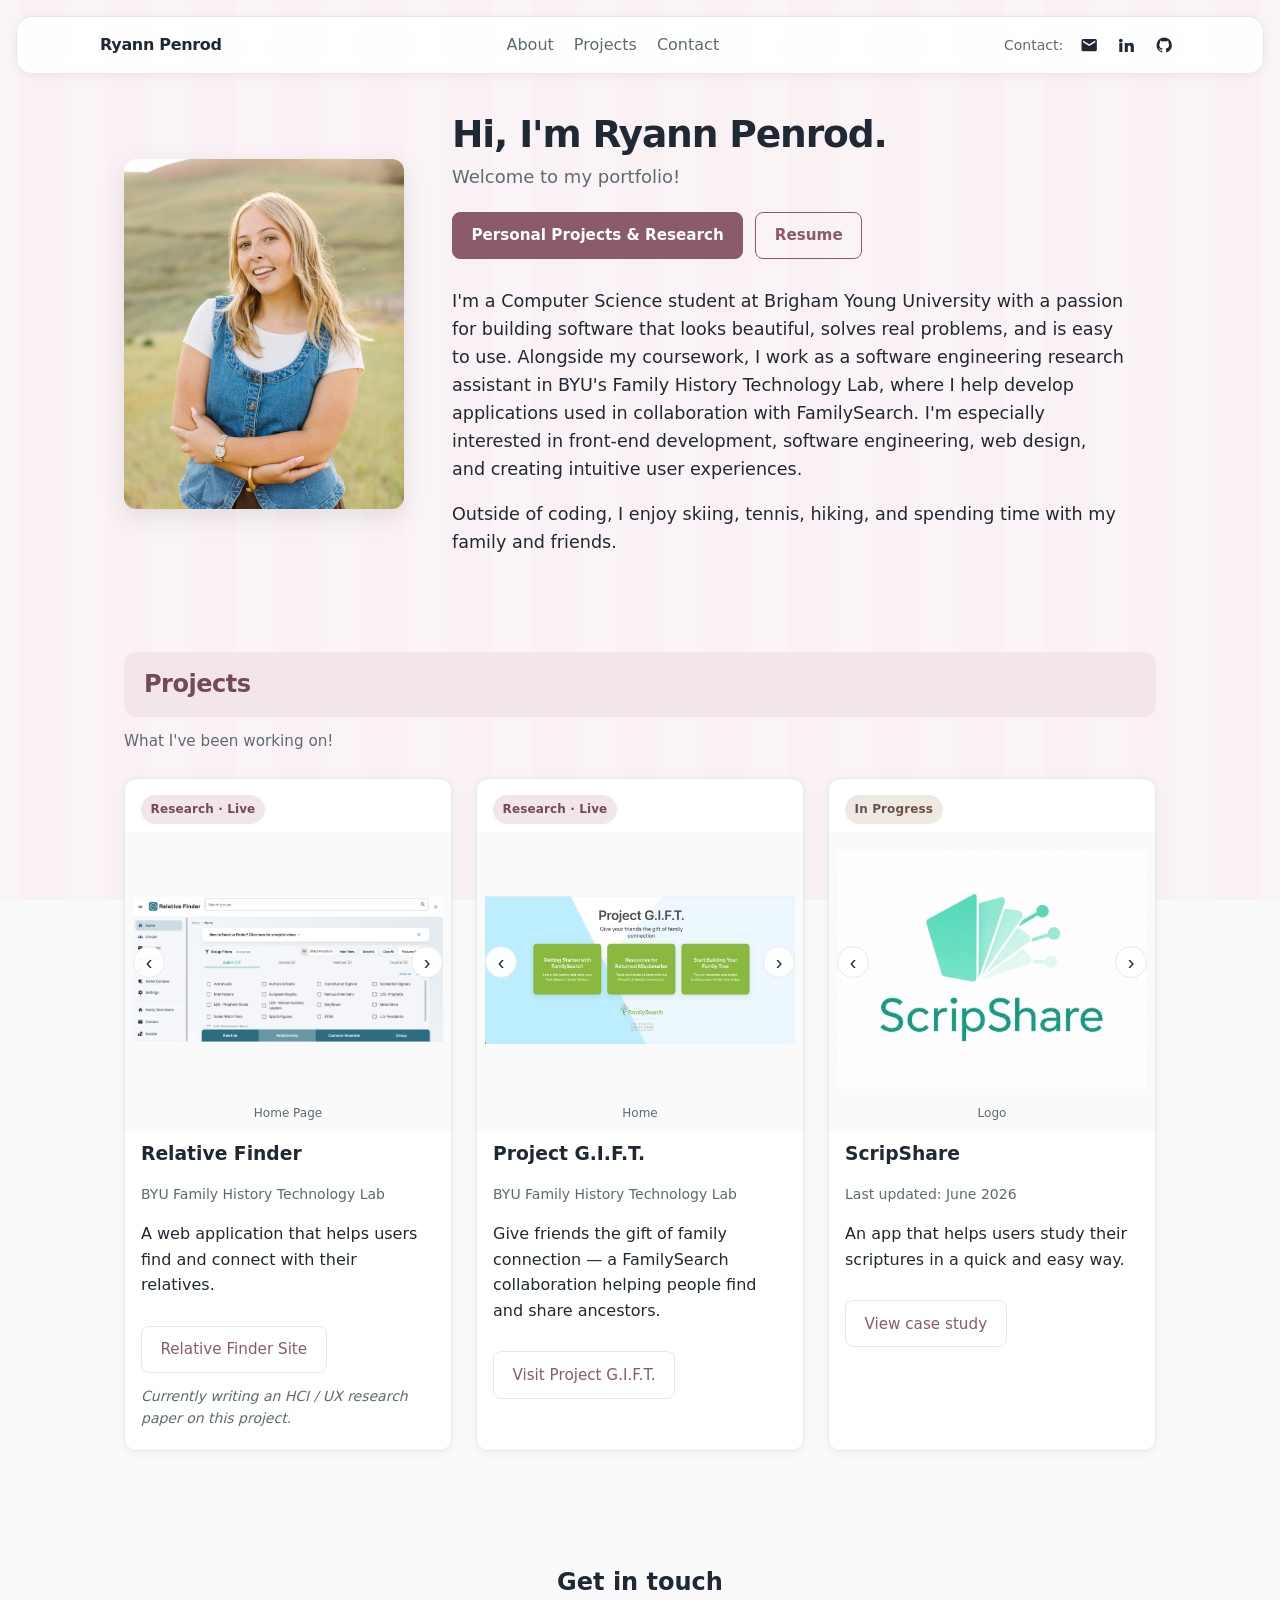
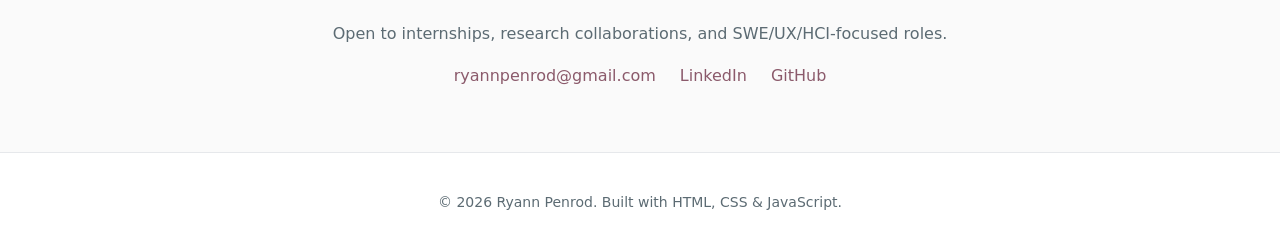
<file: index.html>
<!DOCTYPE html>
<html lang="en">
<head>
  <meta charset="UTF-8">
  <meta name="viewport" content="width=device-width, initial-scale=1.0">
  <meta name="description" content="Ryann Penrod">
  <title>Ryann Penrod</title>
  <link rel="icon" href="assets/images/favicon.png" type="image/png">
  <link rel="stylesheet" href="css/styles.css?v=17">
</head>
<body>
  <a class="skip-link" href="#main">Skip to main content</a>

  <header class="site-header">
    <nav class="site-nav" aria-label="Main navigation">
      <a class="nav-logo" href="#hero">Ryann Penrod</a>
      <ul class="nav-links">
        <li><a href="#about">About</a></li>
        <li><a href="#projects">Projects</a></li>
        <li><a href="#contact">Contact</a></li>
      </ul>
      <div class="nav-contact">
        <span class="nav-contact-label">Contact:</span>
        <a class="icon-link" href="mailto:ryannpenrod@gmail.com" aria-label="Email Ryann Penrod" title="Email">
          <svg width="20" height="20" viewBox="0 0 24 24" fill="currentColor" aria-hidden="true" focusable="false">
            <path d="M20 4H4a2 2 0 0 0-2 2v12a2 2 0 0 0 2 2h16a2 2 0 0 0 2-2V6a2 2 0 0 0-2-2Zm0 4.2-8 4.8-8-4.8V6l8 4.8L20 6Z"/>
          </svg>
        </a>
        <a class="icon-link" href="https://www.linkedin.com/in/ryannpenrod/" aria-label="LinkedIn profile" title="LinkedIn" target="_blank" rel="noopener noreferrer">
          <svg width="20" height="20" viewBox="0 0 24 24" fill="currentColor" aria-hidden="true" focusable="false">
            <path d="M4.98 3.5a2.5 2.5 0 1 1 0 5 2.5 2.5 0 0 1 0-5ZM3 9h4v12H3V9Zm7 0h3.8v1.7h.05c.53-1 1.83-2.05 3.77-2.05C21 8.65 22 10.6 22 14v7h-4v-6.2c0-1.5-.54-2.5-1.87-2.5-1.02 0-1.63.69-1.9 1.35-.1.24-.13.57-.13.9V21h-4V9Z"/>
          </svg>
        </a>
        <a class="icon-link" href="https://github.com/ryannpx" aria-label="GitHub profile" title="GitHub" target="_blank" rel="noopener noreferrer">
          <svg width="20" height="20" viewBox="0 0 24 24" fill="currentColor" aria-hidden="true" focusable="false">
            <path d="M12 2a10 10 0 0 0-3.16 19.49c.5.09.68-.22.68-.48v-1.7c-2.78.6-3.37-1.34-3.37-1.34-.45-1.16-1.11-1.47-1.11-1.47-.91-.62.07-.61.07-.61 1 .07 1.53 1.03 1.53 1.03.89 1.53 2.34 1.09 2.91.83.09-.65.35-1.09.63-1.34-2.22-.25-4.55-1.11-4.55-4.94 0-1.09.39-1.98 1.03-2.68-.1-.25-.45-1.27.1-2.65 0 0 .84-.27 2.75 1.02a9.6 9.6 0 0 1 5 0c1.91-1.29 2.75-1.02 2.75-1.02.55 1.38.2 2.4.1 2.65.64.7 1.03 1.59 1.03 2.68 0 3.84-2.34 4.69-4.57 4.94.36.31.68.92.68 1.85v2.74c0 .27.18.58.69.48A10 10 0 0 0 12 2Z"/>
          </svg>
        </a>
      </div>
    </nav>
  </header>

  <main id="main">
  <!-- Optional banner strip — add an image to assets/images/banner.jpg when ready -->
  <!-- <div class="hero-banner" role="presentation">
    <img src="assets/images/banner.jpg" alt="">
  </div> -->

  <section id="about" class="about">
    <div class="about-grid">
      <div class="about-image">
        <img
          class="hero-photo"
          src="assets/images/headshot.jpg"
          alt="Portrait of Ryann Penrod"
          width="280"
          height="340"
        >
      </div>

      <div class="about-content">
        <h1>Hi, I'm Ryann Penrod.</h1>
        <p class="hero-subtitle">Welcome to my portfolio!</p>
        <div class="hero-actions">
          <a class="btn btn-primary" href="#projects">Personal Projects & Research</a>
          <a class="btn btn-secondary" href="assets/RESUMERP.pdf" target="_blank" rel="noopener noreferrer">Resume</a>
        </div>
        <div class="bio-text">
          <p>
            I'm a Computer Science student at Brigham Young University with a passion for building software that looks beautiful, solves real problems, and is easy to use. Alongside my coursework, I work as a software engineering research assistant in BYU's Family History Technology Lab, where I help develop applications used in collaboration with FamilySearch. I'm especially interested in front-end development, software engineering, web design, and creating intuitive user experiences.
          </p>
          <p>
            Outside of coding, I enjoy skiing, tennis, hiking, and spending time with my family and friends.
          </p>
        </div>
      </div>
    </div>
  </section>

  <section id="projects" class="projects">
    <div class="section-header">
      <h2>Projects</h2>
    </div>
    <p class="projects-view-label">What I've been working on!</p>

    <div class="projects-grid">
      <article class="project-card">
        <span class="badge badge-research">Research · Live</span>
        <div class="carousel" data-carousel>
          <div class="carousel-track" data-carousel-track>
            <figure class="carousel-slide">
              <img src="assets/images/rfHome.png" alt="Relative Finder home page with sidebar navigation, group search, and a panel of group filter checkboxes" loading="lazy">
              <figcaption>Home Page</figcaption>
            </figure>
            <figure class="carousel-slide">
              <img src="assets/images/relationshipRf.png" alt="Relative Finder results table listing each relative, their relationship, common ancestor, and group" loading="lazy">
              <figcaption>Relationships</figcaption>
            </figure>
            <figure class="carousel-slide">
              <img src="assets/images/dashRf.png" alt="Relative Finder admin console showing total, new, and active user statistics" loading="lazy">
              <figcaption>Admin Dashboard and Users</figcaption>
            </figure>
            <figure class="carousel-slide">
              <img src="assets/images/twoppl.png" alt="Relative Finder relationship detail page showing two people and the family tree chart connecting them" loading="lazy">
              <figcaption>View Relationships</figcaption>
            </figure>
            
          </div>

          <button class="carousel-btn carousel-prev" type="button" aria-label="Previous image" data-carousel-prev>&#8249;</button>
          <button class="carousel-btn carousel-next" type="button" aria-label="Next image" data-carousel-next>&#8250;</button>
        </div>
        <h3>Relative Finder</h3>
        <p class="project-updated">BYU Family History Technology Lab</p>
        <p class="project-description">A web application that helps users find and connect with their relatives.</p>

        <a class="btn" href="https://relativefinder.org/" target="_blank" rel="noopener noreferrer">Relative Finder Site</a>
        <p class="project-note">Currently writing an HCI / UX research paper on this project.</p>
      </article>

      <article class="project-card">
        <span class="badge badge-research">Research · Live</span>
        <div class="carousel" data-carousel>
          <div class="carousel-track" data-carousel-track>
            <figure class="carousel-slide">
              <img src="assets/images/gift-home.png" alt="Project G.I.F.T. home page with three resource cards" loading="lazy">
              <figcaption>Home</figcaption>
            </figure>
            <figure class="carousel-slide">
              <img src="assets/images/gift-search.png" alt="Find Your Ancestor search form on Project G.I.F.T." loading="lazy">
              <figcaption>Ancestor search</figcaption>
            </figure>
            <figure class="carousel-slide">
              <img src="assets/images/gift-results.png" alt="Grid of ancestor profile cards from search results" loading="lazy">
              <figcaption>Search results</figcaption>
            </figure>
            <figure class="carousel-slide">
              <img src="assets/images/gift-connect.png" alt="Connect This Ancestor form with profile and email fields" loading="lazy">
              <figcaption>Connect ancestor</figcaption>
            </figure>
          </div>

          <button class="carousel-btn carousel-prev" type="button" aria-label="Previous image" data-carousel-prev>&#8249;</button>
          <button class="carousel-btn carousel-next" type="button" aria-label="Next image" data-carousel-next>&#8250;</button>
        </div>

        <h3>Project G.I.F.T.</h3>
        <p class="project-updated">BYU Family History Technology Lab</p>
        <p class="project-description">Give friends the gift of family connection — a FamilySearch collaboration helping people find and share ancestors.</p>
        <a class="btn" href="https://gift.fhtl.org" target="_blank" rel="noopener noreferrer">Visit Project G.I.F.T.</a>
      </article>

      <article class="project-card">
        <span class="badge badge-wip">In Progress</span>

        <div class="carousel" data-carousel>
          <div class="carousel-track" data-carousel-track>
            <figure class="carousel-slide">
              <img src="assets/images/scripshare-logo.png" alt="ScripShare logo and wordmark" loading="lazy">
              <figcaption>Logo</figcaption>
            </figure>
            <figure class="carousel-slide">
              <img src="assets/images/scripshare-discover.png" alt="ScripShare Discover feed showing a masonry grid of shared items" loading="lazy">
              <figcaption>Discover feed</figcaption>
            </figure>
            <figure class="carousel-slide">
              <img src="assets/images/scripshare-profile.png" alt="ScripShare profile screen with saved boards" loading="lazy">
              <figcaption>Profile and boards</figcaption>
            </figure>
            <figure class="carousel-slide">
              <img src="assets/images/scripshare-wireframe.png" alt="Hand-drawn wireframes of the home feed and profile screens with annotations" loading="lazy">
              <figcaption>Early wireframes</figcaption>
            </figure>
            <figure class="carousel-slide">
              <img src="assets/images/scripshare-palette.png" alt="Color palette extracted for the app: blues, teal, green, and tan" loading="lazy">
              <figcaption>Color exploration</figcaption>
            </figure>
          </div>

          <button class="carousel-btn carousel-prev" type="button" aria-label="Previous image" data-carousel-prev>&#8249;</button>
          <button class="carousel-btn carousel-next" type="button" aria-label="Next image" data-carousel-next>&#8250;</button>
        </div>

        <h3>ScripShare</h3>
        <p class="project-updated">Last updated: June 2026</p>
        <p class="project-description">An app that helps users study their scriptures in a quick and easy way.</p>
        <a class="btn" href="https://docs.google.com/document/d/1z-ap2WYXsylxdJQvdAJ79K5bQtjYsP0yOPZG4-bYrm4/edit?usp=sharing" target="_blank" rel="noopener noreferrer">View case study</a>
      </article>
    </div>
  </section>

  <section id="contact" class="contact">
    <h2>Get in touch</h2>
    <p>Open to internships, research collaborations, and SWE/UX/HCI-focused roles.</p>
    <ul class="contact-links">
      <li>
        <a href="mailto:ryannpenrod@gmail.com">ryannpenrod@gmail.com</a>
      </li>
      <li>
        <a href="https://www.linkedin.com/in/ryannpenrod/" target="_blank" rel="noopener noreferrer">LinkedIn</a>
      </li>
      <li>
        <a href="https://github.com/ryannpx" target="_blank" rel="noopener noreferrer">GitHub</a>
      </li>
    </ul>
  </section>
  </main>

  <footer class="site-footer">
  <p>&copy; 2026 Ryann Penrod. Built with HTML, CSS &amp; JavaScript.</p>
  </footer>

  <script src="js/carousel.js"></script>
</body>
</html>
</file>
<file: css/styles.css>
/* ==========================================================================
   Ryann Penrod — Portfolio styles
   Soft off-white base + rose accent for an HCI-forward look
   ========================================================================== */

*,
*::before,
*::after {
  box-sizing: border-box;
}

:root {
  --font-body: system-ui, -apple-system, BlinkMacSystemFont, "Segoe UI", sans-serif;
  --color-bg: #fafafa;
  --color-surface: #ffffff;
  --color-text: #1f2933;
  --color-muted: #5c6b73;
  --color-border: #e6e8eb;
  --color-accent: #8b5a6b;
  --color-accent-hover: #734a58;
  --color-accent-soft: #f3e6ea;
  --color-accent-softer: #faf2f4;
  --max-width: 1080px;
  --radius: 12px;
  --shadow-sm: 0 2px 8px rgba(31, 41, 51, 0.06);
  --shadow-md: 0 8px 24px rgba(31, 41, 51, 0.1);
}

html {
  scroll-behavior: smooth;
}

body {
  margin: 0;
  font-family: var(--font-body);
  line-height: 1.6;
  color: var(--color-text);
  background-color: var(--color-bg);
  position: relative;
}

/* Soft pink stripe wash — low opacity so it stays professional */
body::before {
  content: "";
  position: fixed;
  inset: 0;
  z-index: -1;
  pointer-events: none;
  background-image: url("../assets/images/pinkstr.jpg");
  background-size: cover;
  background-position: center;
  background-repeat: no-repeat;
  opacity: 0.12;
  mix-blend-mode: multiply;
}

#main {
  margin: 0;
  padding: 0;
}

img {
  max-width: 100%;
  height: auto;
  display: block;
}

a {
  color: inherit;
}

ul {
  padding-left: 1.25rem;
}

/* Skip link */
.skip-link {
  position: absolute;
  left: -9999px;
  top: 0;
  padding: 0.5rem 1rem;
  background: var(--color-text);
  color: #fff;
  z-index: 200;
}

.skip-link:focus {
  left: 1rem;
  top: 1rem;
}

/* === NAV === */

.site-header {
  position: fixed;
  top: 1rem;
  left: 1rem;
  right: 1rem;
  margin: 0;
  padding: 0.75rem 1.5rem;
  background-color: rgba(255, 255, 255, 0.92);
  backdrop-filter: blur(10px);
  border: 1px solid var(--color-border);
  border-radius: 16px;
  box-shadow: var(--shadow-sm);
  z-index: 100;
  animation: fadeIn 0.55s ease both;
}

.site-nav {
  display: flex;
  justify-content: space-between;
  align-items: center;
  flex-wrap: wrap;
  gap: 1rem;
  max-width: var(--max-width);
  margin-inline: auto;
}

.nav-logo {
  text-decoration: none;
  font-weight: 700;
  letter-spacing: -0.02em;
}

.nav-links {
  list-style: none;
  margin: 0;
  padding: 0;
  display: flex;
  gap: 1.25rem;
}

.nav-links a {
  text-decoration: none;
  color: var(--color-muted);
  font-weight: 500;
  transition: color 0.2s ease;
}

.nav-links a:hover {
  color: var(--color-accent);
}

.nav-contact {
  display: flex;
  align-items: center;
  gap: 0.35rem;
}

/* Icon links: swap the size/color values to restyle */
.icon-link {
  display: inline-flex;
  align-items: center;
  justify-content: center;
  flex-shrink: 0;
  width: 2rem;
  height: 2rem;
  border-radius: 50%;
  color: #1a1a1a;
  transition: background-color 0.2s ease, color 0.2s ease;
}

.icon-link svg {
  display: block;
  width: 1.15rem;
  height: 1.15rem;
  fill: currentColor;
}

.icon-link:hover {
  background-color: #f7d7e3;
  color: #000;
}

.nav-contact-label {
  font-size: 0.875rem;
  color: var(--color-muted);
  margin-right: 0.25rem;
}

.icon-link {
  display: inline-flex;
  align-items: center;
  justify-content: center;
  flex-shrink: 0;
  width: 2rem;
  height: 2rem;
  border-radius: 50%;
  color: var(--color-text);
  transition: background-color 0.2s ease, color 0.2s ease;
}

.icon-link svg {
  display: block;
  width: 1.15rem;
  height: 1.15rem;
  fill: currentColor;
}

.icon-link:hover {
  background-color: var(--color-accent-soft);
  color: var(--color-accent);
}

/* === HERO / ABOUT === */

.about {
  padding: 7rem 1.5rem 4rem;
  max-width: var(--max-width);
  margin: 0 auto;
}

.about-grid {
  display: grid;
  grid-template-columns: minmax(200px, 280px) 1fr;
  gap: 2.5rem 3rem;
  align-items: center;
  min-height: auto;
}

.about-image {
  display: flex;
  justify-content: center;
  align-items: center;
  padding: 0;
  background: none;
  animation: fadeIn 0.6s ease 0.08s both;
}

.hero-photo,
.about-image img {
  width: 100%;
  max-width: 280px;
  aspect-ratio: 4 / 5;
  object-fit: cover;
  border-radius: var(--radius);
  box-shadow: var(--shadow-md);
  animation: fadeIn 0.55s ease 0.18s both;
}

.about-content {
  padding: 0;
  display: flex;
  flex-direction: column;
  justify-content: center;
  align-items: flex-start;
  background: transparent;
  animation: fadeSlideInSoft 0.65s ease 0.12s both;
}

.about-content h1 {
  margin: 0 0 0.35rem;
  font-size: clamp(1.75rem, 3vw, 2.35rem);
  letter-spacing: -0.03em;
  line-height: 1.2;
}

.hero-subtitle {
  margin: 0 0 1.25rem;
  font-size: 1.125rem;
  color: var(--color-muted);
  font-weight: 400;
}

.hero-actions {
  display: flex;
  flex-wrap: wrap;
  gap: 0.75rem;
  margin-bottom: 1.75rem;
}

.bio-text {
  max-width: 42rem;
}

.bio-text p {
  margin: 0;
  font-size: 1.1rem;
  line-height: 1.6;
  color: var(--color-text);
}

.bio-text p + p {
  margin-top: 1rem;
}

/* === BUTTONS === */

.btn {
  display: inline-block;
  padding: 0.65rem 1.15rem;
  border: 1px solid transparent;
  border-radius: 8px;
  text-decoration: none;
  font-weight: 600;
  font-size: 0.95rem;
  margin-top: 0;
  transition: background-color 0.2s ease, color 0.2s ease, border-color 0.2s ease, box-shadow 0.2s ease;
}

.btn-primary {
  background-color: var(--color-accent);
  color: #fff;
  border-color: var(--color-accent);
}

.btn-primary:hover {
  background-color: var(--color-accent-hover);
  border-color: var(--color-accent-hover);
  color: #fff;
}

.btn-secondary {
  background-color: transparent;
  color: var(--color-accent);
  border-color: var(--color-accent);
}

.btn-secondary:hover {
  background-color: var(--color-accent-soft);
  color: var(--color-accent-hover);
}

/* Project card buttons — quieter secondary style */
.project-card .btn {
  margin-top: 0.75rem;
  background: transparent;
  color: var(--color-accent);
  border-color: var(--color-border);
  font-weight: 500;
}

.project-card .btn:hover {
  background: var(--color-accent-soft);
  border-color: var(--color-accent);
  color: var(--color-accent-hover);
}

/* === PROJECTS === */

.projects {
  padding: 2rem 1.5rem 4rem;
  max-width: var(--max-width);
  margin-inline: auto;
}

.section-header {
  background: var(--color-accent-soft);
  padding: 0.85rem 1.25rem;
  margin-bottom: 0.75rem;
  border-radius: var(--radius);
}

.section-header h2 {
  margin: 0;
  color: var(--color-accent-hover);
  letter-spacing: -0.02em;
}

.projects-view-label {
  font-size: 0.95rem;
  color: var(--color-muted);
  margin: 0 0 1.5rem;
}

.projects-grid {
  display: grid;
  grid-template-columns: repeat(auto-fit, minmax(280px, 1fr));
  gap: 1.5rem;
  max-width: none;
  margin-inline: auto;
}

.project-card {
  border: 1px solid var(--color-border);
  border-radius: var(--radius);
  overflow: hidden;
  padding-bottom: 1.25rem;
  background: var(--color-surface);
  box-shadow: var(--shadow-sm);
  transition: transform 0.25s ease, box-shadow 0.25s ease;
}

.project-card:hover {
  transform: translateY(-4px);
  box-shadow: var(--shadow-md);
}

.project-card h3,
.project-card p,
.project-card .btn {
  margin-left: 1rem;
  margin-right: 1rem;
}

.project-card h3 {
  margin-top: 0.5rem;
  margin-bottom: 0.25rem;
}

/* Carousel */
.carousel {
  position: relative;
  --carousel-height: 260px;
  background: var(--color-bg);
}

.carousel-track {
  display: flex;
  overflow-x: auto;
  scroll-snap-type: x mandatory;
  scrollbar-width: none;
}

.carousel-track::-webkit-scrollbar {
  display: none;
}

.carousel-slide {
  flex: 0 0 100%;
  scroll-snap-align: center;
  margin: 0;
  padding: 0.5rem;
  background: var(--color-bg);
}

.carousel-slide img {
  width: 100%;
  height: var(--carousel-height);
  object-fit: contain;
}

.carousel-slide figcaption {
  margin-top: 0.25rem;
  font-size: 0.75rem;
  color: var(--color-muted);
  text-align: center;
}

.carousel-btn {
  position: absolute;
  top: calc(var(--carousel-height) / 2);
  transform: translateY(-50%);
  width: 2rem;
  height: 2rem;
  border: 1px solid var(--color-border);
  border-radius: 50%;
  background: rgba(255, 255, 255, 0.95);
  color: var(--color-text);
  font-size: 1.25rem;
  line-height: 1;
  cursor: pointer;
}

.carousel-btn:hover {
  background: var(--color-accent-soft);
  border-color: var(--color-accent);
  color: var(--color-accent);
}

.carousel-prev {
  left: 0.5rem;
}

.carousel-next {
  right: 0.5rem;
}

.badge {
  display: inline-block;
  font-size: 0.75rem;
  font-weight: 600;
  padding: 0.3rem 0.6rem;
  margin: 1rem 1rem 0.5rem;
  border-radius: 999px;
  letter-spacing: 0.01em;
}

.badge-research {
  background: var(--color-accent-soft);
  color: var(--color-accent-hover);
}

.badge-wip {
  background: #efe9e4;
  color: #6b5344;
}

.project-updated {
  font-size: 0.875rem;
  color: var(--color-muted);
}

.project-description {
  color: var(--color-text);
}

.project-note {
  margin-top: 0.75rem;
  margin-bottom: 0;
  font-size: 0.875rem;
  font-style: italic;
  color: var(--color-muted);
}

/* === CONTACT & FOOTER === */

.contact {
  padding: 3rem 1.5rem;
  text-align: center;
  max-width: var(--max-width);
  margin-inline: auto;
}

.contact h2 {
  margin-top: 0;
}

.contact p {
  color: var(--color-muted);
}

.contact-links {
  list-style: none;
  padding: 0;
  display: flex;
  justify-content: center;
  gap: 1.5rem;
  flex-wrap: wrap;
}

.contact-links a {
  color: var(--color-accent);
  font-weight: 500;
  text-decoration: none;
}

.contact-links a:hover {
  text-decoration: underline;
}

.site-footer {
  text-align: center;
  padding: 1.5rem 1rem;
  font-size: 0.875rem;
  color: var(--color-muted);
  border-top: 1px solid var(--color-border);
  background-color: var(--color-surface);
}

/* === CASE STUDY PAGES === */

.case-study {
  max-width: 720px;
  margin: 0 auto;
  padding: 6rem 1rem 2rem;
}

.back-link {
  display: inline-block;
  margin-bottom: 1.5rem;
  text-decoration: none;
  color: var(--color-accent);
}

.back-link:hover {
  text-decoration: underline;
}

.case-study-subtitle {
  font-size: 1.125rem;
  color: var(--color-muted);
}

.screenshot {
  margin: 1.5rem 0;
}

.screenshot img {
  border: 1px solid var(--color-border);
  border-radius: 4px;
}

.screenshot figcaption {
  font-size: 0.875rem;
  color: var(--color-muted);
  margin-top: 0.5rem;
}

.screenshot-note {
  font-size: 0.875rem;
  color: var(--color-muted);
  font-style: italic;
}

.tech-stack {
  display: flex;
  flex-wrap: wrap;
  gap: 0.5rem;
  list-style: none;
  padding: 0;
}

.tech-stack li {
  background: var(--color-accent-soft);
  color: var(--color-accent-hover);
  padding: 0.25rem 0.75rem;
  border-radius: 4px;
  font-size: 0.875rem;
}

.link-note {
  font-size: 0.875rem;
  color: var(--color-muted);
}

/* === RESPONSIVE === */

@media (max-width: 768px) {
  .about {
    padding-top: 6.5rem;
  }

  .about-grid {
    grid-template-columns: 1fr;
    gap: 1.75rem;
    text-align: center;
  }

  .about-content {
    align-items: center;
  }

  .hero-actions {
    justify-content: center;
  }

  .bio-text {
    text-align: left;
  }

  .nav-contact-label {
    display: none;
  }
}

/* Focus states */
a:focus-visible,
.btn:focus-visible,
.carousel-btn:focus-visible {
  outline: 2px solid var(--color-accent);
  outline-offset: 2px;
}

/* === PAGE LOAD ANIMATIONS === */

@keyframes fadeIn {
  from {
    opacity: 0;
  }
  to {
    opacity: 1;
  }
}

@keyframes fadeSlideInSoft {
  from {
    opacity: 0;
    transform: translateX(14px);
  }
  to {
    opacity: 1;
    transform: translateX(0);
  }
}

@media (prefers-reduced-motion: reduce) {
  .site-header,
  .about-image,
  .about-image img,
  .hero-photo,
  .about-content,
  .project-card {
    animation: none;
    transition: none;
  }

  .project-card:hover {
    transform: none;
  }
}
</file>
